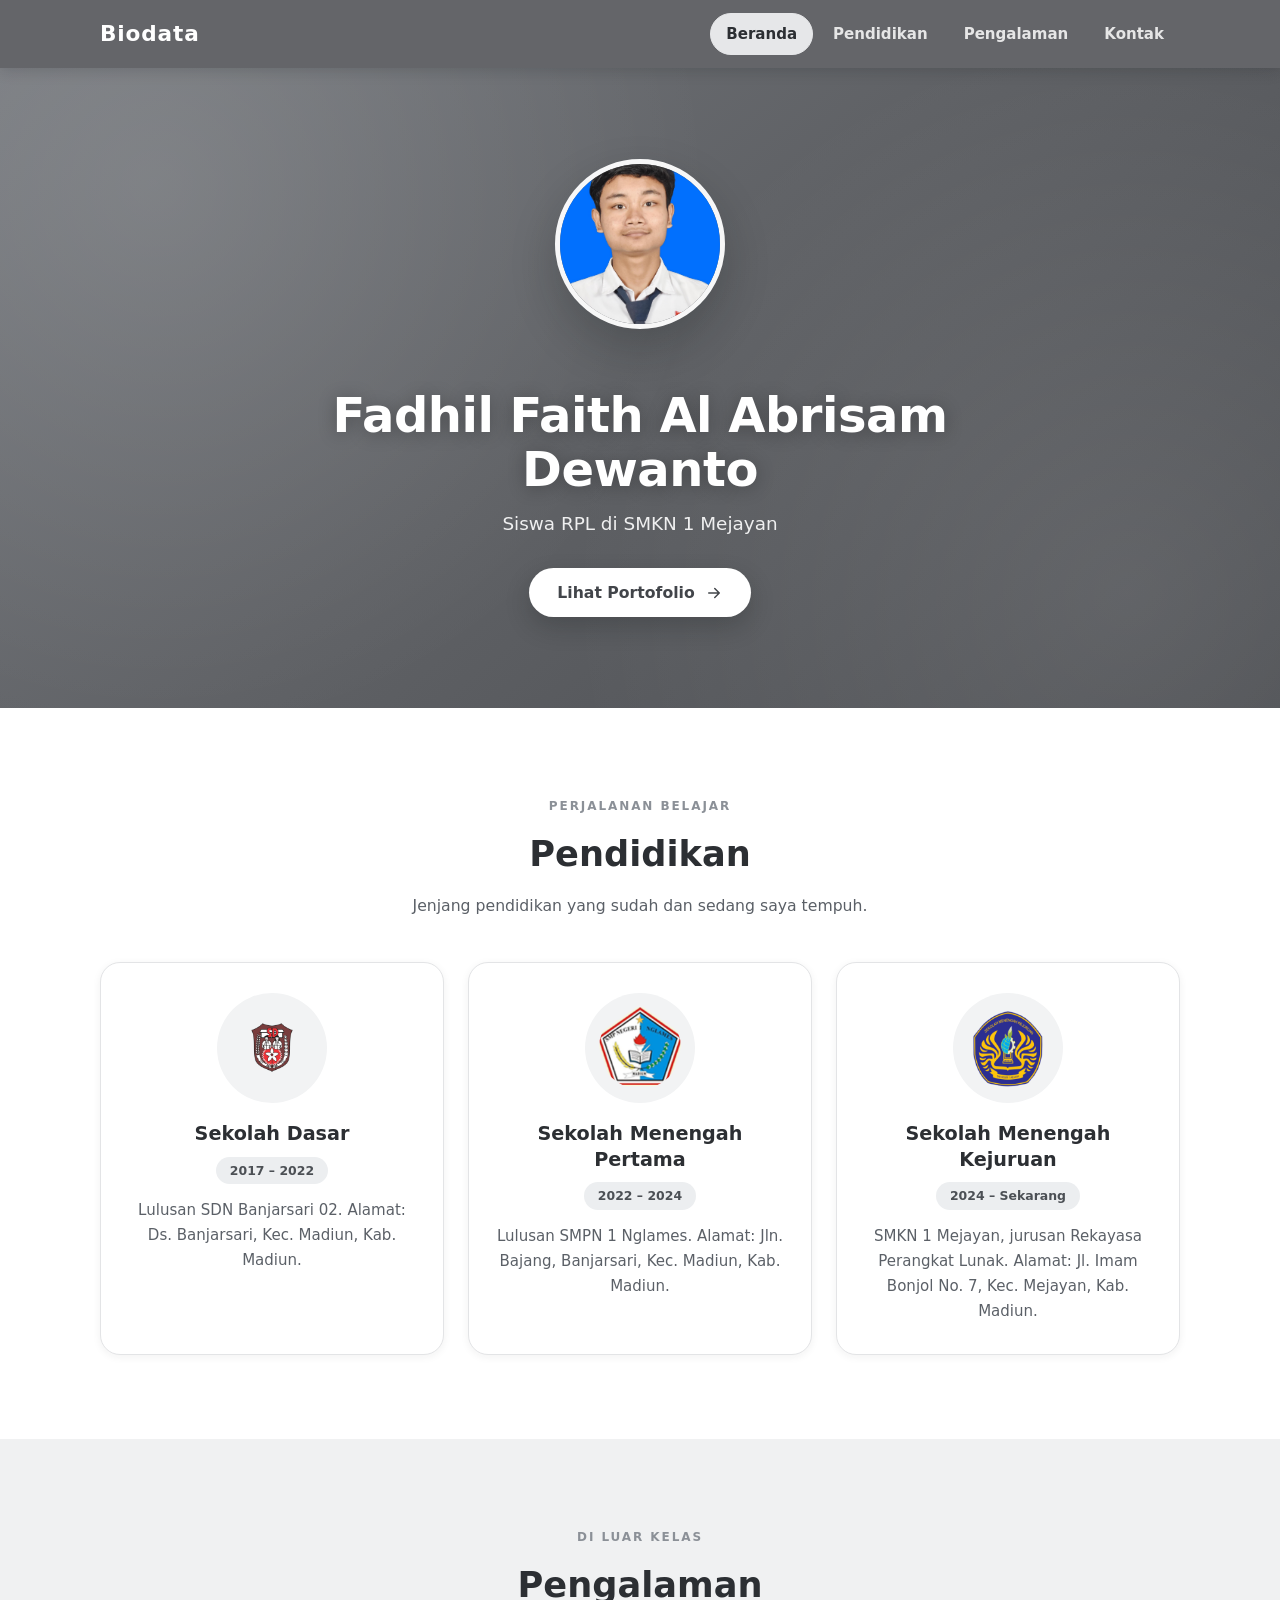
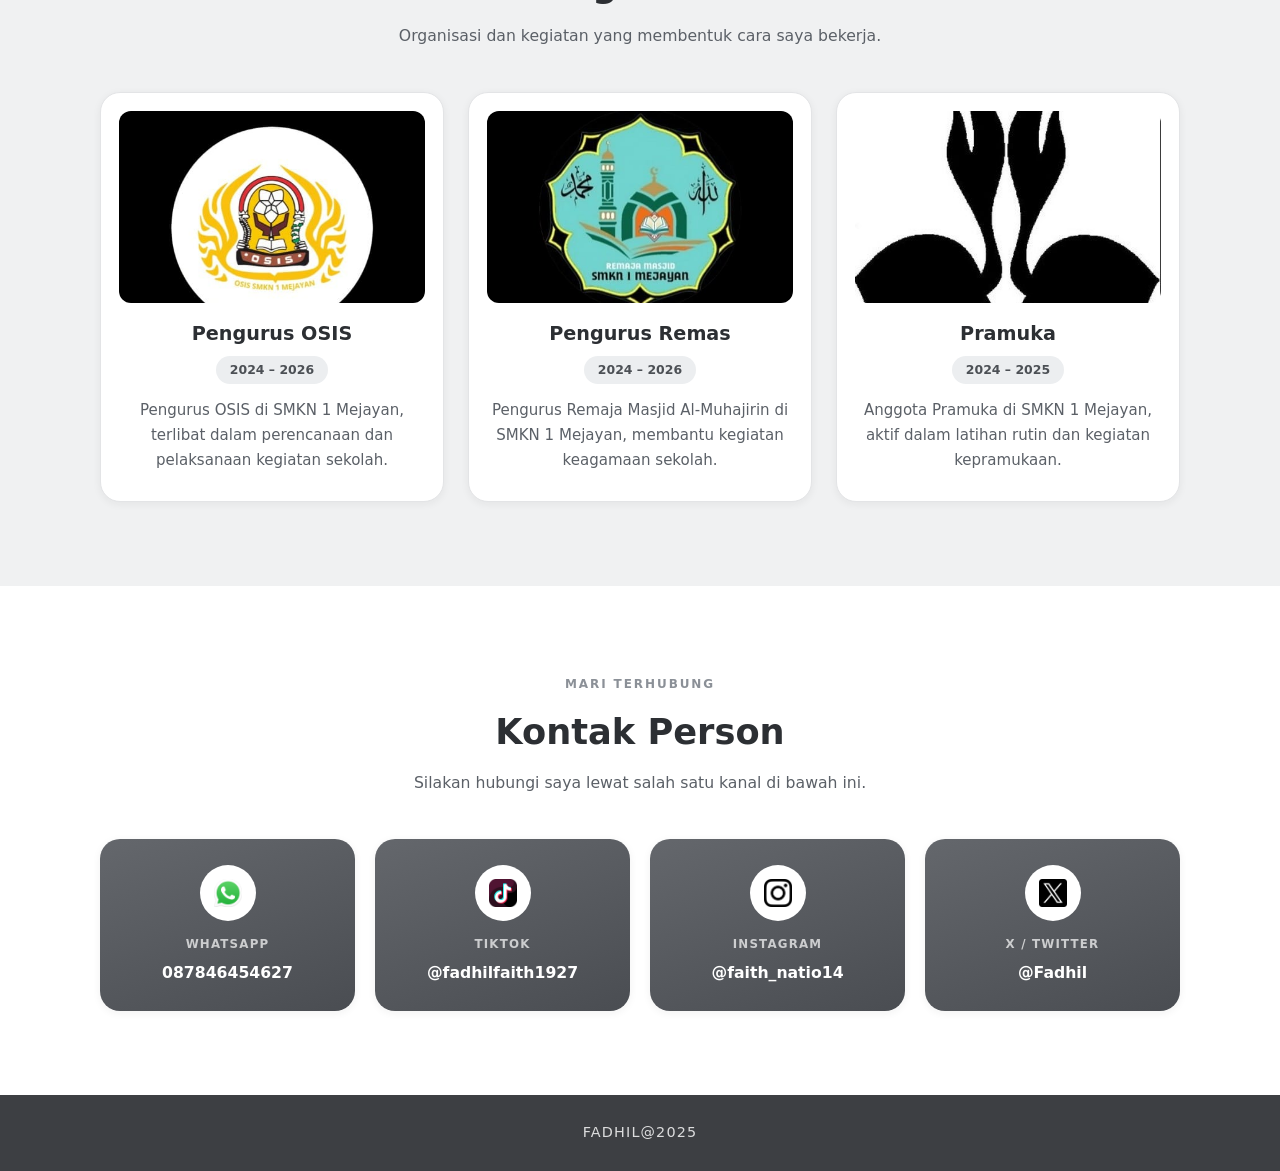
<file: index.html>
<!DOCTYPE html>
<html lang="id">
<head>
    <meta charset="UTF-8">
    <meta http-equiv="X-UA-Compatible" content="IE=edge">
    <meta name="viewport" content="width=device-width, initial-scale=1.0">
    <meta name="description" content="Portofolio Fadhil Faith Al Abrisam Dewanto, siswa RPL SMKN 1 Mejayan: pendidikan, pengalaman organisasi, dan kontak.">
    <meta name="theme-color" content="#5f6165">
    <link rel="icon" href="image/smk.png" type="image/png">
    <title>Portofolio | Fadhil Faith Al Abrisam Dewanto</title>
    <link rel="stylesheet" href="style.css">
</head>
<body>

    <!-- Navbar -->
    <header class="navbar" id="navbar">
        <div class="nav-inner">
            <a class="logo" href="#utama">Biodata</a>

            <button class="nav-toggle" type="button" aria-label="Buka menu navigasi" aria-controls="navigasi" aria-expanded="false">
                <span></span>
                <span></span>
                <span></span>
            </button>

            <nav class="navigasi" id="navigasi" aria-label="Navigasi utama">
                <ul>
                    <li><a class="nav-link" href="#utama">Beranda</a></li>
                    <li><a class="nav-link" href="#Pendidikan">Pendidikan</a></li>
                    <li><a class="nav-link" href="#Pengalaman">Pengalaman</a></li>
                    <li><a class="nav-link" href="#Kontak">Kontak</a></li>
                </ul>
            </nav>
        </div>
    </header>

    <!-- Banner -->
    <section class="banner" id="utama">
        <div class="banner-inner">
            <img class="banner-photo" src="image/foto.jpg" alt="Foto Fadhil Faith Al Abrisam Dewanto" width="170" height="170">

            <p class="banner-greeting">
                <span class="visually-hidden">Halo, selamat datang. </span>
                <span class="rotator" aria-hidden="true">
                    <span>Halo, selamat datang</span>
                    <span>Saya Fadhil Faith</span>
                    <span>Terima kasih sudah mampir</span>
                </span>
            </p>

            <h1>Fadhil Faith Al Abrisam Dewanto</h1>
            <p class="banner-subtitle">Siswa RPL di SMKN 1 Mejayan</p>

            <a class="banner-btn" href="https://www.fadhilfaith.my.id/" target="_blank" rel="noopener">
                Lihat Portofolio
                <svg viewBox="0 0 24 24" aria-hidden="true" focusable="false">
                    <path d="M5 12h14M13 6l6 6-6 6" fill="none" stroke="currentColor" stroke-width="2" stroke-linecap="round" stroke-linejoin="round"/>
                </svg>
            </a>
        </div>
    </section>

    <!-- Pendidikan -->
    <section class="section Pendidikan" id="Pendidikan">
        <div class="container">
            <header class="section-head">
                <span class="section-kicker">Perjalanan Belajar</span>
                <h2>Pendidikan</h2>
                <p class="section-desc">Jenjang pendidikan yang sudah dan sedang saya tempuh.</p>
            </header>

            <div class="card-grid">
                <article class="info-card">
                    <img class="info-card-img" src="image/(Logo%20SD).png" alt="Logo SDN Banjarsari 02" width="120" height="120" loading="lazy">
                    <h3>Sekolah Dasar</h3>
                    <span class="card-tag">2017 &ndash; 2022</span>
                    <p>Lulusan SDN Banjarsari 02. Alamat: Ds. Banjarsari, Kec. Madiun, Kab. Madiun.</p>
                </article>

                <article class="info-card">
                    <img class="info-card-img" src="image/smplogo.png" alt="Logo SMPN 1 Nglames" width="120" height="120" loading="lazy">
                    <h3>Sekolah Menengah Pertama</h3>
                    <span class="card-tag">2022 &ndash; 2024</span>
                    <p>Lulusan SMPN 1 Nglames. Alamat: Jln. Bajang, Banjarsari, Kec. Madiun, Kab. Madiun.</p>
                </article>

                <article class="info-card">
                    <img class="info-card-img" src="image/smk.png" alt="Logo SMKN 1 Mejayan" width="120" height="120" loading="lazy">
                    <h3>Sekolah Menengah Kejuruan</h3>
                    <span class="card-tag">2024 &ndash; Sekarang</span>
                    <p>SMKN 1 Mejayan, jurusan Rekayasa Perangkat Lunak. Alamat: Jl. Imam Bonjol No. 7, Kec. Mejayan, Kab. Madiun.</p>
                </article>
            </div>
        </div>
    </section>

    <!-- Pengalaman -->
    <section class="section Pengalaman" id="Pengalaman">
        <div class="container">
            <header class="section-head">
                <span class="section-kicker">Di Luar Kelas</span>
                <h2>Pengalaman</h2>
                <p class="section-desc">Organisasi dan kegiatan yang membentuk cara saya bekerja.</p>
            </header>

            <div class="card-grid">
                <article class="info-card experience-card">
                    <img class="experience-img" src="image/osis.jpg" alt="Kegiatan OSIS di SMKN 1 Mejayan" width="400" height="260" loading="lazy">
                    <h3>Pengurus OSIS</h3>
                    <span class="card-tag">2024 &ndash; 2026</span>
                    <p>Pengurus OSIS di SMKN 1 Mejayan, terlibat dalam perencanaan dan pelaksanaan kegiatan sekolah.</p>
                </article>

                <article class="info-card experience-card">
                    <img class="experience-img" src="image/remas.jpg" alt="Kegiatan Remaja Masjid Al-Muhajirin" width="400" height="260" loading="lazy">
                    <h3>Pengurus Remas</h3>
                    <span class="card-tag">2024 &ndash; 2026</span>
                    <p>Pengurus Remaja Masjid Al-Muhajirin di SMKN 1 Mejayan, membantu kegiatan keagamaan sekolah.</p>
                </article>

                <article class="info-card experience-card">
                    <img class="experience-img" src="image/pramuka.jpg" alt="Kegiatan Pramuka di SMKN 1 Mejayan" width="400" height="260" loading="lazy">
                    <h3>Pramuka</h3>
                    <span class="card-tag">2024 &ndash; 2025</span>
                    <p>Anggota Pramuka di SMKN 1 Mejayan, aktif dalam latihan rutin dan kegiatan kepramukaan.</p>
                </article>
            </div>
        </div>
    </section>

    <!-- Kontak -->
    <section class="section Kontak" id="Kontak">
        <div class="container">
            <header class="section-head">
                <span class="section-kicker">Mari Terhubung</span>
                <h2>Kontak Person</h2>
                <p class="section-desc">Silakan hubungi saya lewat salah satu kanal di bawah ini.</p>
            </header>

            <div class="contact-grid">
                <a class="contact-card" href="https://wa.me/6287846454627" target="_blank" rel="noopener">
                    <span class="contact-icon"><img src="image/whatsapp.png" alt="" width="28" height="28" loading="lazy"></span>
                    <span class="contact-platform">WhatsApp</span>
                    <span class="contact-value">087846454627</span>
                </a>

                <a class="contact-card" href="https://www.tiktok.com/@fadhilfaith1927?is_from_webapp=1&amp;sender_device=pc" target="_blank" rel="noopener">
                    <span class="contact-icon"><img src="image/tiktok.png" alt="" width="28" height="28" loading="lazy"></span>
                    <span class="contact-platform">TikTok</span>
                    <span class="contact-value">@fadhilfaith1927</span>
                </a>

                <a class="contact-card" href="https://www.instagram.com/faith_natio14/" target="_blank" rel="noopener">
                    <span class="contact-icon"><img src="image/instagram.png" alt="" width="28" height="28" loading="lazy"></span>
                    <span class="contact-platform">Instagram</span>
                    <span class="contact-value">@faith_natio14</span>
                </a>

                <a class="contact-card" href="https://x.com/Fadhil" target="_blank" rel="noopener">
                    <span class="contact-icon"><img src="image/twitter%20(1).png" alt="" width="28" height="28" loading="lazy"></span>
                    <span class="contact-platform">X / Twitter</span>
                    <span class="contact-value">@Fadhil</span>
                </a>
            </div>
        </div>
    </section>

    <footer class="footer">
        <p>FADHIL@2025</p>
    </footer>

    <script>
        (function () {
            var header = document.getElementById('navbar');
            var menu = document.getElementById('navigasi');
            var toggle = document.querySelector('.nav-toggle');

            function closeMenu() {
                if (!menu || !toggle) return;
                menu.classList.remove('is-open');
                toggle.setAttribute('aria-expanded', 'false');
            }

            if (toggle && menu) {
                toggle.addEventListener('click', function () {
                    var open = menu.classList.toggle('is-open');
                    toggle.setAttribute('aria-expanded', open ? 'true' : 'false');
                });

                document.addEventListener('keydown', function (event) {
                    if (event.key === 'Escape') closeMenu();
                });
            }

            // Gulir halus + offset navbar, sekaligus menutup menu di HP.
            document.querySelectorAll('a[href^="#"]').forEach(function (link) {
                link.addEventListener('click', function (event) {
                    var hash = link.getAttribute('href');
                    if (!hash || hash.length < 2) return;

                    var target = document.getElementById(hash.slice(1));
                    if (!target) return;

                    event.preventDefault();

                    var offset = (header ? header.offsetHeight : 0) + 16;
                    var current = window.pageYOffset || document.documentElement.scrollTop || 0;
                    var top = Math.max(0, target.getBoundingClientRect().top + current - offset);

                    try {
                        window.scrollTo({ top: top, behavior: 'smooth' });
                    } catch (error) {
                        window.scrollTo(0, top);
                    }

                    if (window.history && window.history.replaceState) {
                        window.history.replaceState(null, '', hash);
                    }

                    closeMenu();
                });
            });

            // Tandai menu aktif saat halaman digulir.
            var links = Array.prototype.slice.call(document.querySelectorAll('.navigasi .nav-link'));
            var sections = links.map(function (link) {
                return document.getElementById(link.getAttribute('href').slice(1));
            }).filter(Boolean);

            function syncActiveLink() {
                if (!sections.length) return;
                var marker = (header ? header.offsetHeight : 0) + 48;
                var active = sections[0];

                sections.forEach(function (section) {
                    if (section.getBoundingClientRect().top <= marker) active = section;
                });

                var atBottom = (window.innerHeight + (window.pageYOffset || 0)) >= (document.documentElement.scrollHeight - 4);
                if (atBottom) active = sections[sections.length - 1];

                links.forEach(function (link) {
                    link.classList.toggle('active', link.getAttribute('href') === '#' + active.id);
                });
            }

            window.addEventListener('scroll', syncActiveLink, { passive: true });
            window.addEventListener('resize', syncActiveLink);
            syncActiveLink();
        })();
    </script>
</body>
</html>
</file>
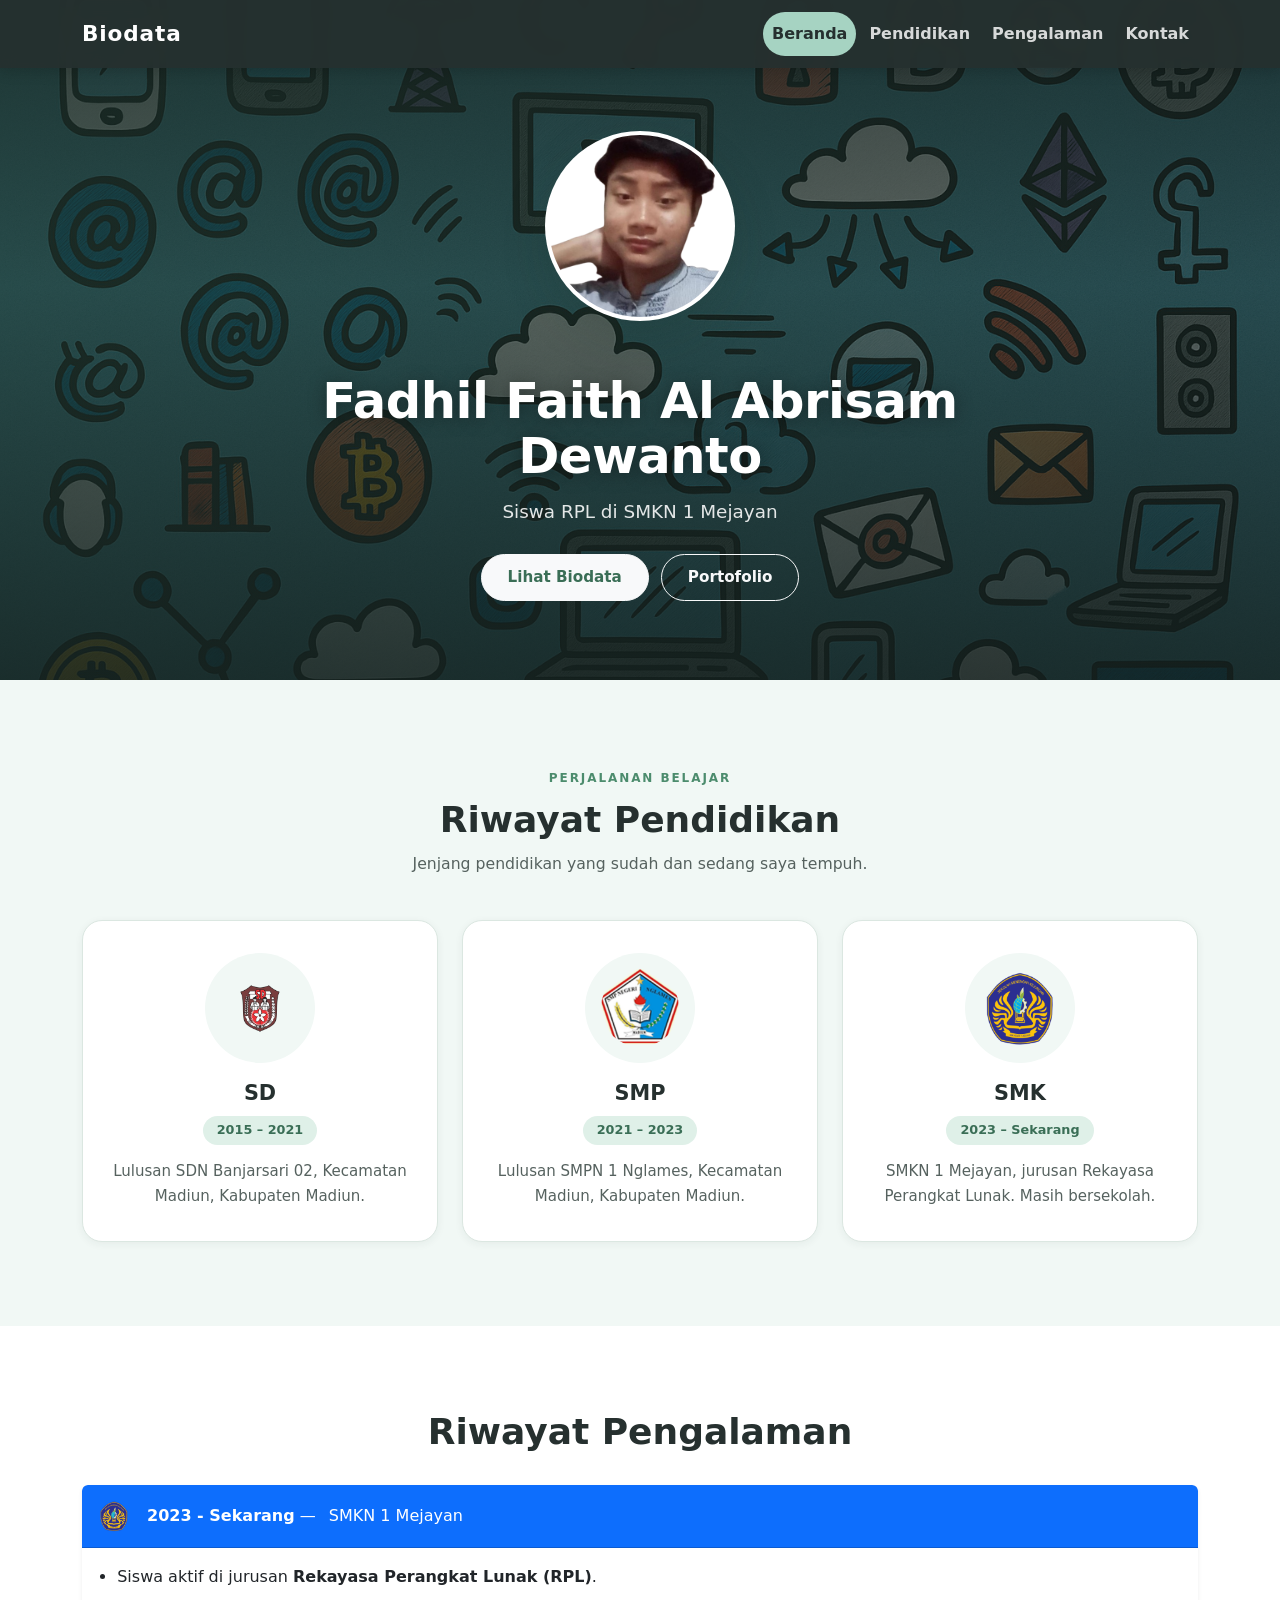
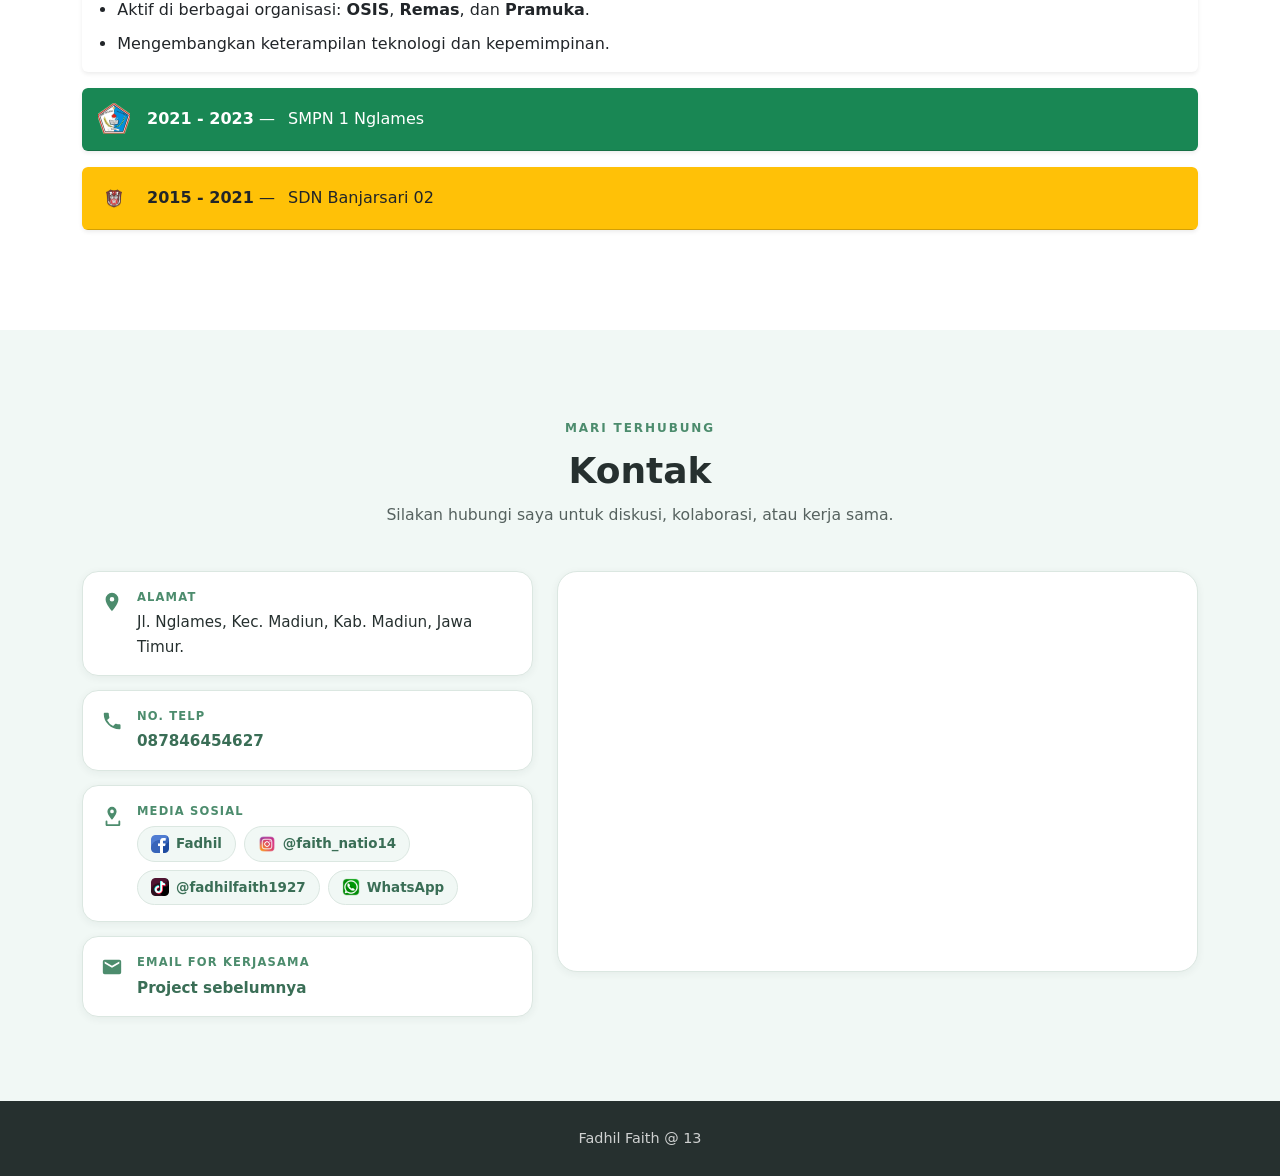
<file: ujian.html>
<!DOCTYPE html>
<html lang="id">
<head>
    <meta charset="UTF-8">
    <meta http-equiv="X-UA-Compatible" content="IE=edge">
    <meta name="viewport" content="width=device-width, initial-scale=1.0">
    <meta name="description" content="Biodata Fadhil Faith Al Abrisam Dewanto, siswa RPL SMKN 1 Mejayan: riwayat pendidikan, pengalaman organisasi, dan kontak.">
    <meta name="theme-color" content="#26302f">
    <link rel="icon" href="image/smk.png" type="image/png">
    <title>Biodata | Fadhil Faith Al Abrisam Dewanto</title>
    <link rel="stylesheet" href="style/bootstrap.min.css" type="text/css">
    <link rel="stylesheet" href="style/ujian.css" type="text/css">
</head>
<body data-bs-spy="scroll" data-bs-target="#mainNav" data-bs-offset="90" tabindex="0">

  <a class="skip-link" href="#pendidikan">Lewati ke konten utama</a>

  <header id="navbar">
    <nav id="mainNav" class="navbar navbar-expand-md navbar-dark fixed-top site-navbar">
      <div class="container">
        <a class="navbar-brand" href="#home">Biodata</a>

        <button class="navbar-toggler" type="button" data-bs-toggle="collapse" data-bs-target="#collapsibleNavbar" aria-controls="collapsibleNavbar" aria-expanded="false" aria-label="Buka menu navigasi">
          <span class="navbar-toggler-icon"></span>
        </button>

        <div class="collapse navbar-collapse" id="collapsibleNavbar">
          <ul class="navbar-nav ms-auto gap-md-1">
            <li class="nav-item"><a class="nav-link" href="#home">Beranda</a></li>
            <li class="nav-item"><a class="nav-link" href="#pendidikan">Pendidikan</a></li>
            <li class="nav-item"><a class="nav-link" href="#pekerjaan">Pengalaman</a></li>
            <li class="nav-item"><a class="nav-link" href="#kontak">Kontak</a></li>
          </ul>
        </div>
      </div>
    </nav>
  </header>

  <main>
    <section id="home" class="hero">
      <div class="hero-media">
        <img src="image/bcgrnd.png" alt="Suasana laboratorium komputer di SMKN 1 Mejayan">
      </div>
      <div class="hero-overlay" aria-hidden="true"></div>

      <div class="container hero-content">
        <img class="hero-avatar" src="image/pp%20saya.png" alt="Foto profil Fadhil Faith Al Abrisam Dewanto" width="220" height="220">

        <p class="hero-greeting">
          <span class="visually-hidden">Selamat datang. </span>
          <span class="rotator" aria-hidden="true">
            <span>Selamat datang</span>
            <span>Halo, saya Fadhil</span>
            <span>Terima kasih sudah mampir</span>
          </span>
        </p>

        <h1>Fadhil Faith Al Abrisam Dewanto</h1>
        <p class="hero-subtitle">Siswa RPL di SMKN 1 Mejayan</p>

        <div class="hero-actions">
          <a class="btn btn-light" href="#pendidikan">Lihat Biodata</a>
          <a class="btn btn-outline-light" href="index.html">Portofolio</a>
        </div>
      </div>
    </section>

    <article id="pendidikan" class="section">
      <div class="container">
        <header class="section-head">
          <span class="section-kicker">Perjalanan Belajar</span>
          <h2>Riwayat Pendidikan</h2>
          <p class="section-desc">Jenjang pendidikan yang sudah dan sedang saya tempuh.</p>
        </header>

        <div class="row g-4 justify-content-center">
          <div class="col-12 col-md-4">
            <div class="edu-card">
              <img src="image/esdeh.png" alt="Logo SDN Banjarsari 02" width="120" height="120" loading="lazy">
              <h3>SD</h3>
              <span class="edu-years">2015 &ndash; 2021</span>
              <p>Lulusan SDN Banjarsari 02, Kecamatan Madiun, Kabupaten Madiun.</p>
            </div>
          </div>

          <div class="col-12 col-md-4">
            <div class="edu-card">
              <img src="image/smplogo.png" alt="Logo SMPN 1 Nglames" width="120" height="120" loading="lazy">
              <h3>SMP</h3>
              <span class="edu-years">2021 &ndash; 2023</span>
              <p>Lulusan SMPN 1 Nglames, Kecamatan Madiun, Kabupaten Madiun.</p>
            </div>
          </div>

          <div class="col-12 col-md-4">
            <div class="edu-card">
              <img src="image/smk.png" alt="Logo SMKN 1 Mejayan" width="120" height="120" loading="lazy">
              <h3>SMK</h3>
              <span class="edu-years">2023 &ndash; Sekarang</span>
              <p>SMKN 1 Mejayan, jurusan Rekayasa Perangkat Lunak. Masih bersekolah.</p>
            </div>
          </div>
        </div>
      </div>
    </article>

    <article id="pekerjaan" class="section section-alt">
      <div class="container">
        <h2 class="experience-title text-center">Riwayat Pengalaman</h2>

        <div id="accordion" class="experience-cards">
          <div class="card mb-3 shadow-sm border-0">
            <div class="card-header bg-primary text-white d-flex align-items-center">
              <img src="image/smk.png" alt="" width="32" height="32" class="me-2">
              <button class="btn text-white flex-grow-1 text-start" type="button" data-bs-toggle="collapse" data-bs-target="#collapseOne" aria-expanded="true" aria-controls="collapseOne">
                <span class="fw-bold">2023 - Sekarang</span> &mdash; <span class="ms-2">SMKN 1 Mejayan</span>
              </button>
            </div>
            <div id="collapseOne" class="collapse show" data-bs-parent="#accordion">
              <div class="card-body">
                <ul>
                  <li>Siswa aktif di jurusan <b>Rekayasa Perangkat Lunak (RPL)</b>.</li>
                  <li>Aktif di berbagai organisasi: <b>OSIS</b>, <b>Remas</b>, dan <b>Pramuka</b>.</li>
                  <li>Mengembangkan keterampilan teknologi dan kepemimpinan.</li>
                </ul>
              </div>
            </div>
          </div>

          <div class="card mb-3 shadow-sm border-0">
            <div class="card-header bg-success text-white d-flex align-items-center">
              <img src="image/smplogo.png" alt="" width="32" height="32" class="me-2">
              <button class="btn text-white flex-grow-1 text-start collapsed" type="button" data-bs-toggle="collapse" data-bs-target="#collapseTwo" aria-expanded="false" aria-controls="collapseTwo">
                <span class="fw-bold">2021 - 2023</span> &mdash; <span class="ms-2">SMPN 1 Nglames</span>
              </button>
            </div>
            <div id="collapseTwo" class="collapse" data-bs-parent="#accordion">
              <div class="card-body">
                <ul>
                  <li>Aktif di <b>Pramuka</b> dan <b>OSIS</b>.</li>
                  <li>Pernah menjadi <b>Ketua Kelas</b> selama 1 tahun (kelas 8).</li>
                  <li>Berpartisipasi dalam berbagai lomba dan kegiatan sekolah.</li>
                </ul>
              </div>
            </div>
          </div>

          <div class="card mb-3 shadow-sm border-0">
            <div class="card-header bg-warning text-dark d-flex align-items-center">
              <img src="image/esdeh.png" alt="" width="32" height="32" class="me-2">
              <button class="btn text-dark flex-grow-1 text-start collapsed" type="button" data-bs-toggle="collapse" data-bs-target="#collapseThree" aria-expanded="false" aria-controls="collapseThree">
                <span class="fw-bold">2015 - 2021</span> &mdash; <span class="ms-2">SDN Banjarsari 02</span>
              </button>
            </div>
            <div id="collapseThree" class="collapse" data-bs-parent="#accordion">
              <div class="card-body">
                <ul>
                  <li>Aktif di <b>Pramuka</b>.</li>
                  <li>Pernah menjadi <b>Ketua Kelas</b> selama 2 tahun berturut-turut.</li>
                  <li>Berpartisipasi dalam kegiatan ekstrakurikuler sekolah.</li>
                </ul>
              </div>
            </div>
          </div>
        </div>
      </div>
    </article>

    <section id="kontak" class="section">
      <div class="container">
        <header class="section-head">
          <span class="section-kicker">Mari Terhubung</span>
          <h2>Kontak</h2>
          <p class="section-desc">Silakan hubungi saya untuk diskusi, kolaborasi, atau kerja sama.</p>
        </header>

        <div class="row g-4 align-items-start">
          <div class="col-lg-5">
            <ul class="contact-list">
              <li class="contact-item">
                <svg class="contact-icon" viewBox="0 0 24 24" aria-hidden="true" focusable="false"><path d="M12 2a7 7 0 0 0-7 7c0 5.25 7 13 7 13s7-7.75 7-13a7 7 0 0 0-7-7Zm0 9.5A2.5 2.5 0 1 1 12 6.5a2.5 2.5 0 0 1 0 5Z"/></svg>
                <div>
                  <span class="contact-label">Alamat</span>
                  <p class="contact-value">Jl. Nglames, Kec. Madiun, Kab. Madiun, Jawa Timur.</p>
                </div>
              </li>

              <li class="contact-item">
                <svg class="contact-icon" viewBox="0 0 24 24" aria-hidden="true" focusable="false"><path d="M6.6 10.8a15.1 15.1 0 0 0 6.6 6.6l2.2-2.2c.3-.3.7-.4 1.1-.2 1.2.4 2.5.6 3.8.6.6 0 1 .4 1 1V20c0 .6-.4 1-1 1A17 17 0 0 1 3 4c0-.6.4-1 1-1h3.5c.6 0 1 .4 1 1 0 1.3.2 2.6.6 3.8.1.4 0 .8-.2 1.1l-2.3 1.9Z"/></svg>
                <div>
                  <span class="contact-label">No. Telp</span>
                  <p class="contact-value"><a href="https://wa.me/6287846454627" target="_blank" rel="noopener">087846454627</a></p>
                </div>
              </li>

              <li class="contact-item">
                <svg class="contact-icon" viewBox="0 0 24 24" aria-hidden="true" focusable="false"><path d="M17 7a5 5 0 0 0-10 0c0 3.5 5 9 5 9s5-5.5 5-9Zm-5-2a2 2 0 1 1 0 4 2 2 0 0 1 0-4Zm-6 12a1 1 0 0 1 1 1v3h12v-3a1 1 0 1 1 2 0v3.5c0 .8-.7 1.5-1.5 1.5h-13c-.8 0-1.5-.7-1.5-1.5V18a1 1 0 0 1 1-1Z"/></svg>
                <div>
                  <span class="contact-label">Media Sosial</span>
                  <div class="social-chips">
                    <a class="social-chip" href="https://www.facebook.com/" target="_blank" rel="noopener">
                      <img src="image/facebook.png" alt="" width="18" height="18" loading="lazy">Fadhil
                    </a>
                    <a class="social-chip" href="https://www.instagram.com/faith_natio14/" target="_blank" rel="noopener">
                      <img src="image/ig.png" alt="" width="18" height="18" loading="lazy">@faith_natio14
                    </a>
                    <a class="social-chip" href="https://www.tiktok.com/@fadhilfaith1927?is_from_webapp=1&amp;sender_device=pc" target="_blank" rel="noopener">
                      <img src="image/tiktok.png" alt="" width="18" height="18" loading="lazy">@fadhilfaith1927
                    </a>
                    <a class="social-chip" href="https://wa.me/6287846454627" target="_blank" rel="noopener">
                      <img src="image/wa.png" alt="" width="18" height="18" loading="lazy">WhatsApp
                    </a>
                  </div>
                </div>
              </li>

              <li class="contact-item">
                <svg class="contact-icon" viewBox="0 0 24 24" aria-hidden="true" focusable="false"><path d="M20 4H4a2 2 0 0 0-2 2v12a2 2 0 0 0 2 2h16a2 2 0 0 0 2-2V6a2 2 0 0 0-2-2Zm0 4.2-8 4.6-8-4.6V6l8 4.6L20 6v2.2Z"/></svg>
                <div>
                  <span class="contact-label">Email For Kerjasama</span>
                  <p class="contact-value"><a href="index.html">Project sebelumnya</a></p>
                </div>
              </li>
            </ul>
          </div>

          <div class="col-lg-7">
            <div class="map-card">
              <iframe src="https://www.google.com/maps/embed?pb=!1m26!1m12!1m3!1d63280.166076493246!2d111.55880708657091!3d-7.5738461646490505!2m3!1f0!2f0!3f0!3m2!1i1024!2i768!4f13.1!4m11!3e9!4m3!3m2!1d-7.5912617!2d111.55590129999999!4m5!1s0x2e79c7fb585a947d%3A0xf2b189f11ed3a368!2sSMKN%201%20Mejayan%2C%20Jl.%20Imam%20Bonjol%20No.7%2C%20Area%20Sawah%2FKebun%2C%20Pandean%2C%20Kec.%20Mejayan%2C%20Kabupaten%20Madiun%2C%20Jawa%20Timur%2063153!3m2!1d-7.5570422!2d111.65979379999999!5e0!3m2!1sid!2sid!4v1748074762347!5m2!1sid!2sid" title="Peta lokasi SMKN 1 Mejayan" allowfullscreen="" loading="lazy" referrerpolicy="no-referrer-when-downgrade"></iframe>
            </div>
          </div>
        </div>
      </div>
    </section>
  </main>

  <footer class="site-footer">
    <div class="container">
      <p>Fadhil Faith @ 13</p>
    </div>
  </footer>

  <script src="style/bootstrap.bundle.js" defer></script>
  <script>
    document.addEventListener('DOMContentLoaded', function () {
      var menu = document.getElementById('collapsibleNavbar');
      var navbar = document.querySelector('.site-navbar');
      var toggler = document.querySelector('.navbar-toggler');

      function closeMenuSoon() {
        if (!menu || !menu.classList.contains('show')) return;
        window.setTimeout(function () {
          if (window.bootstrap && window.bootstrap.Collapse) {
            if (menu.classList.contains('show')) {
              window.bootstrap.Collapse.getOrCreateInstance(menu).hide();
            }
          } else {
            menu.classList.remove('show');
            if (toggler) toggler.setAttribute('aria-expanded', 'false');
          }
        }, 180);
      }

      // Navigasi antar-section: digulir lewat JavaScript supaya tetap bekerja
      // walaupun perilaku anchor bawaan browser bermasalah.
      document.querySelectorAll('a[href^="#"]').forEach(function (link) {
        link.addEventListener('click', function (event) {
          var hash = link.getAttribute('href');
          if (!hash || hash.length < 2) return;

          var target = document.getElementById(hash.slice(1));
          if (!target) return;

          event.preventDefault();

          var navHeight = navbar ? navbar.offsetHeight : 0;
          // Saat menu mobile terbuka, tinggi navbar ikut membesar;
          // kurangi tinggi panel menu supaya offset tetap mengacu navbar tertutup.
          if (menu && menu.classList.contains('show') && menu.offsetHeight) {
            navHeight -= menu.offsetHeight;
          }
          var offset = navHeight + 16;
          var current = window.pageYOffset || document.documentElement.scrollTop || 0;
          var top = Math.max(0, target.getBoundingClientRect().top + current - offset);

          try {
            window.scrollTo({ top: top, behavior: 'smooth' });
          } catch (error) {
            window.scrollTo(0, top);
          }

          if (window.history && window.history.replaceState) {
            window.history.replaceState(null, '', hash);
          }

          closeMenuSoon();
        });
      });

      // Cadangan jika Bootstrap JS gagal dimuat: kartu pengalaman tetap bisa dibuka.
      if (!window.bootstrap) {
        var buttons = document.querySelectorAll('#accordion [data-bs-toggle="collapse"]');
        buttons.forEach(function (btn) {
          btn.addEventListener('click', function (event) {
            event.preventDefault();
            var targetSelector = btn.getAttribute('data-bs-target') || btn.getAttribute('href');
            var target = targetSelector && document.querySelector(targetSelector);
            if (!target) return;

            var wasOpen = target.classList.contains('show');
            document.querySelectorAll('#accordion .collapse.show').forEach(function (panel) {
              panel.classList.remove('show');
            });
            buttons.forEach(function (other) {
              other.setAttribute('aria-expanded', 'false');
              other.classList.add('collapsed');
            });

            if (!wasOpen) {
              target.classList.add('show');
              btn.setAttribute('aria-expanded', 'true');
              btn.classList.remove('collapsed');
            }
          });
        });
      }
    });
  </script>
</body>
</html>
</file>
<file: style.css>
/* =========================================================
   Portofolio — Fadhil Faith
   Tema abu-abu lama, dirapikan & dibuat responsif.
   ========================================================= */

:root {
    --bg: #f4f4f5;
    --surface: #ffffff;
    --ink: #2c2f33;
    --ink-soft: #5b6067;
    --muted: #8b9097;
    --line: #e3e4e6;
    --nav: #5f6165;
    --nav-dark: #4b4d51;
    --footer: #3d3f43;

    --radius-sm: 12px;
    --radius-md: 16px;
    --radius-lg: 20px;
    --radius-pill: 999px;

    --shadow-sm: 0 2px 8px rgba(35, 38, 42, 0.06);
    --shadow-md: 0 12px 28px rgba(35, 38, 42, 0.12);
    --shadow-lg: 0 20px 45px rgba(20, 22, 25, 0.22);

    --maxw: 1120px;
    --nav-h: 68px;
}

* {
    margin: 0;
    padding: 0;
    box-sizing: border-box;
}

html {
    scroll-behavior: smooth;
    scroll-padding-top: calc(var(--nav-h) + 16px);
    -webkit-text-size-adjust: 100%;
}

body {
    background-color: var(--bg);
    color: var(--ink);
    font-family: "Segoe UI", system-ui, -apple-system, Arial, Helvetica, sans-serif;
    line-height: 1.6;
}

img {
    max-width: 100%;
    height: auto;
}

a {
    color: inherit;
}

.visually-hidden {
    position: absolute;
    width: 1px;
    height: 1px;
    padding: 0;
    margin: -1px;
    overflow: hidden;
    clip: rect(0, 0, 0, 0);
    white-space: nowrap;
    border: 0;
}

/* ---------- Navbar ---------- */
.navbar {
    position: sticky;
    top: 0;
    z-index: 50;
    background-color: rgba(95, 97, 101, 0.97);
    backdrop-filter: blur(8px);
    box-shadow: 0 2px 14px rgba(20, 22, 25, 0.18);
}

.nav-inner {
    display: flex;
    align-items: center;
    justify-content: space-between;
    gap: 16px;
    max-width: var(--maxw);
    min-height: var(--nav-h);
    margin: 0 auto;
    padding: 0 20px;
}

.logo {
    color: #ffffff;
    font-size: 1.35rem;
    font-weight: 800;
    letter-spacing: 0.04em;
    text-decoration: none;
}

.logo:hover,
.logo:focus {
    color: #e7e8ea;
}

.navigasi ul {
    display: flex;
    align-items: center;
    gap: 4px;
    list-style: none;
}

.nav-link {
    display: inline-block;
    padding: 8px 15px;
    border: 1px solid transparent;
    border-radius: var(--radius-pill);
    color: rgba(255, 255, 255, 0.84);
    font-size: 0.94rem;
    font-weight: 600;
    text-decoration: none;
    transition: background-color 0.2s ease, color 0.2s ease, border-color 0.2s ease;
}

.nav-link:hover,
.nav-link:focus {
    color: #ffffff;
    background-color: rgba(255, 255, 255, 0.12);
    border-color: rgba(255, 255, 255, 0.16);
}

.nav-link.active {
    color: var(--ink);
    background-color: #e6e7e9;
    border-color: #e6e7e9;
}

.nav-toggle {
    display: none;
    flex-direction: column;
    justify-content: center;
    gap: 5px;
    width: 44px;
    height: 40px;
    padding: 8px 10px;
    background: transparent;
    border: 1px solid rgba(255, 255, 255, 0.35);
    border-radius: 10px;
    cursor: pointer;
}

.nav-toggle span {
    display: block;
    width: 100%;
    height: 2px;
    background-color: #ffffff;
    border-radius: 2px;
}

/* ---------- Banner ---------- */
.banner {
    position: relative;
    display: flex;
    align-items: center;
    justify-content: center;
    min-height: clamp(520px, 78vh, 640px);
    padding: clamp(48px, 8vw, 84px) 20px;
    overflow: hidden;
    text-align: center;
    background:
        radial-gradient(circle at 12% 18%, rgba(255, 255, 255, 0.12), transparent 45%),
        radial-gradient(circle at 88% 82%, rgba(255, 255, 255, 0.10), transparent 45%),
        linear-gradient(140deg, #74777c 0%, #5f6165 48%, #4b4d51 100%);
    color: #ffffff;
}

.banner-inner {
    position: relative;
    width: 100%;
    max-width: 760px;
}

.banner-photo {
    width: clamp(120px, 20vw, 170px);
    height: clamp(120px, 20vw, 170px);
    object-fit: cover;
    border: 5px solid rgba(255, 255, 255, 0.95);
    border-radius: 50%;
    box-shadow: var(--shadow-lg);
    margin-bottom: 22px;
}

.banner-greeting {
    display: block;
    margin-bottom: 10px;
    color: #e9eaec;
    font-size: clamp(0.72rem, 2.4vw, 0.82rem);
    font-weight: 700;
    letter-spacing: 0.18em;
    text-transform: uppercase;
}

.rotator {
    position: relative;
    display: block;
    height: 1.6em;
    white-space: nowrap;
}

.rotator > span {
    position: absolute;
    inset: 0;
    opacity: 0;
    animation: rotator 9s infinite ease-in-out;
}

.rotator > span:nth-child(1) { animation-delay: 0s; }
.rotator > span:nth-child(2) { animation-delay: 3s; }
.rotator > span:nth-child(3) { animation-delay: 6s; }

@keyframes rotator {
    0%   { opacity: 0; transform: translateY(6px); }
    4%   { opacity: 1; transform: translateY(0); }
    28%  { opacity: 1; transform: translateY(0); }
    33%  { opacity: 0; transform: translateY(-6px); }
    100% { opacity: 0; transform: translateY(-6px); }
}

.banner h1 {
    margin-bottom: 12px;
    font-size: clamp(1.8rem, 5vw, 3rem);
    font-weight: 800;
    line-height: 1.12;
    letter-spacing: -0.01em;
    text-shadow: 0 2px 18px rgba(0, 0, 0, 0.28);
}

.banner-subtitle {
    margin-bottom: 30px;
    color: rgba(255, 255, 255, 0.9);
    font-size: clamp(0.98rem, 2.2vw, 1.15rem);
}

.banner-btn {
    display: inline-flex;
    align-items: center;
    gap: 10px;
    padding: 12px 28px;
    border-radius: var(--radius-pill);
    background-color: #ffffff;
    color: #42454a;
    font-size: 0.98rem;
    font-weight: 700;
    text-decoration: none;
    box-shadow: 0 10px 24px rgba(20, 22, 25, 0.22);
    transition: transform 0.2s ease, box-shadow 0.2s ease, background-color 0.2s ease;
}

.banner-btn svg {
    width: 18px;
    height: 18px;
    transition: transform 0.2s ease;
}

.banner-btn:hover,
.banner-btn:focus {
    background-color: #f1f2f3;
    transform: translateY(-2px);
    box-shadow: 0 14px 30px rgba(20, 22, 25, 0.28);
}

.banner-btn:hover svg {
    transform: translateX(3px);
}

/* ---------- Section dasar ---------- */
.section {
    padding: clamp(48px, 7vw, 84px) 0;
    background-color: var(--surface);
}

.Pengalaman {
    background-color: #f0f1f2;
}

.container {
    width: 100%;
    max-width: var(--maxw);
    margin: 0 auto;
    padding: 0 20px;
}

.section-head {
    max-width: 660px;
    margin: 0 auto clamp(28px, 4vw, 44px);
    text-align: center;
}

.section-kicker {
    display: inline-block;
    margin-bottom: 10px;
    color: var(--muted);
    font-size: 0.75rem;
    font-weight: 800;
    letter-spacing: 0.16em;
    text-transform: uppercase;
}

.section-head h2 {
    margin-bottom: 10px;
    color: var(--ink);
    font-size: clamp(1.55rem, 3.6vw, 2.2rem);
    font-weight: 800;
}

.section-desc {
    color: var(--ink-soft);
    font-size: 0.98rem;
}

/* ---------- Kartu pendidikan & pengalaman ---------- */
.card-grid {
    display: grid;
    grid-template-columns: repeat(3, minmax(0, 1fr));
    gap: 24px;
}

.info-card {
    display: flex;
    flex-direction: column;
    align-items: center;
    height: 100%;
    padding: 30px 24px;
    text-align: center;
    background-color: var(--surface);
    border: 1px solid var(--line);
    border-radius: var(--radius-lg);
    box-shadow: var(--shadow-sm);
    transition: transform 0.25s ease, box-shadow 0.25s ease, border-color 0.25s ease;
}

.Pengalaman .info-card {
    background-color: #ffffff;
}

.info-card:hover {
    transform: translateY(-5px);
    border-color: #cfd1d4;
    box-shadow: var(--shadow-md);
}

.info-card-img {
    width: 110px;
    height: 110px;
    object-fit: contain;
    padding: 14px;
    margin-bottom: 18px;
    background-color: #f2f3f4;
    border-radius: 50%;
}

.info-card h3 {
    margin-bottom: 10px;
    color: var(--ink);
    font-size: clamp(1.05rem, 2vw, 1.2rem);
    font-weight: 700;
    line-height: 1.35;
}

.card-tag {
    display: inline-block;
    margin-bottom: 14px;
    padding: 4px 14px;
    border-radius: var(--radius-pill);
    background-color: #eceef0;
    color: #4c5055;
    font-size: 0.78rem;
    font-weight: 700;
}

.info-card p {
    color: var(--ink-soft);
    font-size: 0.94rem;
    line-height: 1.65;
}

.experience-card {
    padding: 18px 18px 28px;
}

.experience-img {
    width: 100%;
    aspect-ratio: 16 / 10;
    object-fit: cover;
    margin-bottom: 18px;
    border-radius: var(--radius-sm);
    background-color: #e9eaeb;
}

/* ---------- Kontak ---------- */
.contact-grid {
    display: grid;
    grid-template-columns: repeat(4, minmax(0, 1fr));
    gap: 20px;
}

.contact-card {
    display: flex;
    flex-direction: column;
    align-items: center;
    gap: 6px;
    padding: 26px 20px;
    text-align: center;
    text-decoration: none;
    color: #ffffff;
    background: linear-gradient(160deg, #64676c 0%, #4a4d52 100%);
    border-radius: var(--radius-lg);
    box-shadow: var(--shadow-sm);
    transition: transform 0.22s ease, box-shadow 0.22s ease, filter 0.22s ease;
}

.contact-card:hover,
.contact-card:focus {
    transform: translateY(-4px);
    box-shadow: var(--shadow-md);
    filter: brightness(1.08);
}

.contact-icon {
    display: flex;
    align-items: center;
    justify-content: center;
    width: 56px;
    height: 56px;
    margin-bottom: 8px;
    border-radius: 50%;
    background-color: #ffffff;
}

.contact-icon img {
    width: 28px;
    height: 28px;
    object-fit: contain;
}

.contact-platform {
    color: rgba(255, 255, 255, 0.7);
    font-size: 0.74rem;
    font-weight: 700;
    letter-spacing: 0.1em;
    text-transform: uppercase;
}

.contact-value {
    font-size: 0.98rem;
    font-weight: 600;
    overflow-wrap: anywhere;
}

/* ---------- Footer ---------- */
.footer {
    padding: 26px 20px;
    background-color: var(--footer);
    color: rgba(255, 255, 255, 0.82);
    text-align: center;
    font-size: 0.9rem;
    letter-spacing: 0.08em;
}

/* ---------- Fokus keyboard ---------- */
a:focus-visible,
button:focus-visible {
    outline: 3px solid #ffffff;
    outline-offset: 2px;
}

.contact-card:focus-visible,
.banner-btn:focus-visible {
    outline: 3px solid #ffffff;
    outline-offset: 3px;
}

/* ---------- Responsif ---------- */
@media (max-width: 991.98px) {
    .contact-grid {
        grid-template-columns: repeat(2, minmax(0, 1fr));
    }
}

@media (max-width: 767.98px) {
    .nav-toggle {
        display: inline-flex;
    }

    .navigasi {
        position: absolute;
        top: 100%;
        left: 0;
        right: 0;
        max-height: 0;
        overflow: hidden;
        background-color: var(--nav-dark);
        box-shadow: 0 10px 20px rgba(20, 22, 25, 0.25);
        transition: max-height 0.3s ease;
    }

    .navigasi.is-open {
        max-height: 340px;
    }

    .navigasi ul {
        flex-direction: column;
        align-items: stretch;
        gap: 4px;
        padding: 12px 20px 18px;
    }

    .nav-link {
        display: block;
        padding: 12px 14px;
    }

    .banner {
        min-height: auto;
    }

    .card-grid {
        grid-template-columns: 1fr;
    }
}

@media (max-width: 575.98px) {
    .banner-btn {
        width: 100%;
        justify-content: center;
    }

    .info-card {
        padding: 24px 20px;
    }

    .contact-grid {
        grid-template-columns: 1fr;
        max-width: 420px;
        margin: 0 auto;
    }
}

/* ---------- Hormati preferensi gerak minimal ---------- */
@media (prefers-reduced-motion: reduce) {
    html {
        scroll-behavior: auto;
    }

    *,
    *::before,
    *::after {
        animation-duration: 0.001ms !important;
        animation-iteration-count: 1 !important;
        transition-duration: 0.001ms !important;
    }

    .rotator > span {
        opacity: 0;
        transform: none;
    }

    .rotator > span:first-child {
        opacity: 1;
    }
}
</file>
<file: style/ujian.css>
/* =========================================================
   Biodata — Fadhil Faith
   Tema hijau, layout responsif, tanpa angka ajaib.
   ========================================================= */

:root {
    --green-050: #f1f8f5;
    --green-100: #dff0e8;
    --green-200: #cae4db;
    --green-300: #a6d3c2;
    --green-400: #7ec0a6;
    --green-500: #61a582;
    --green-600: #4c8c6d;
    --green-700: #3a6e56;
    --ink: #26302f;
    --ink-soft: #56625f;
    --line: #dbe7e1;
    --white: #ffffff;

    --radius-sm: 12px;
    --radius-md: 16px;
    --radius-lg: 20px;
    --radius-pill: 999px;

    --shadow-sm: 0 2px 8px rgba(38, 48, 47, 0.06);
    --shadow-md: 0 10px 26px rgba(38, 48, 47, 0.10);
    --shadow-lg: 0 18px 45px rgba(23, 42, 36, 0.18);

    --nav-height: 68px;
    --max-width: 1120px;
}

* {
    box-sizing: border-box;
}

html {
    scroll-behavior: smooth;
    scroll-padding-top: calc(var(--nav-height) + 16px);
    -webkit-text-size-adjust: 100%;
}

body {
    margin: 0;
    padding: 0;
    background-color: var(--green-050);
    color: var(--ink);
    font-family: "Segoe UI", system-ui, -apple-system, Arial, Helvetica, sans-serif;
    line-height: 1.6;
}

img {
    max-width: 100%;
    height: auto;
}

a {
    color: var(--green-700);
}

/* ---------- Skip link ---------- */
.skip-link {
    position: absolute;
    left: 16px;
    top: -60px;
    z-index: 1100;
    padding: 10px 18px;
    background-color: var(--green-700);
    color: var(--white);
    border-radius: var(--radius-pill);
    text-decoration: none;
    font-weight: 600;
    transition: top 0.2s ease;
}

.skip-link:focus {
    top: 12px;
    color: var(--white);
}

/* ---------- Navbar ---------- */
.site-navbar {
    min-height: var(--nav-height);
    padding: 10px 0;
    background-color: rgba(38, 48, 47, 0.94);
    backdrop-filter: blur(8px);
    box-shadow: 0 2px 14px rgba(0, 0, 0, 0.18);
}

.site-navbar .navbar-brand {
    font-size: 1.35rem;
    font-weight: 800;
    letter-spacing: 0.04em;
    color: var(--white);
}

.site-navbar .navbar-brand:hover,
.site-navbar .navbar-brand:focus {
    color: var(--green-200);
}

.site-navbar .nav-link {
    position: relative;
    z-index: 1;
    color: rgba(255, 255, 255, 0.82);
    font-weight: 600;
    padding: 8px 14px;
    border: 1px solid transparent;
    border-radius: var(--radius-pill);
    transition: background-color 0.2s ease, color 0.2s ease, border-color 0.2s ease;
}

.site-navbar .nav-link:hover,
.site-navbar .nav-link:focus {
    color: var(--white);
    background-color: rgba(255, 255, 255, 0.12);
    border-color: rgba(255, 255, 255, 0.18);
}

.site-navbar .nav-link.active {
    color: var(--ink);
    background-color: var(--green-300);
}

.navbar-toggler {
    border: 1px solid rgba(255, 255, 255, 0.35);
}

.navbar-toggler:focus {
    box-shadow: 0 0 0 3px rgba(166, 211, 194, 0.45);
}

/* ---------- Hero ---------- */
.hero {
    position: relative;
    display: flex;
    align-items: center;
    justify-content: center;
    min-height: min(88vh, 680px);
    padding: calc(var(--nav-height) + 56px) 0 72px;
    overflow: hidden;
    isolation: isolate;
}

.hero-media {
    position: absolute;
    inset: 0;
    z-index: -2;
}

.hero-media img {
    width: 100%;
    height: 100%;
    object-fit: cover;
    object-position: center 35%;
}

.hero-overlay {
    position: absolute;
    inset: 0;
    z-index: -1;
    background:
        linear-gradient(180deg, rgba(20, 32, 30, 0.78) 0%, rgba(20, 32, 30, 0.55) 42%, rgba(20, 32, 30, 0.86) 100%),
        linear-gradient(120deg, rgba(58, 110, 86, 0.45), rgba(20, 32, 30, 0.15));
}

.hero-content {
    max-width: 760px;
    text-align: center;
    color: var(--white);
}

.hero-avatar {
    width: clamp(120px, 22vw, 190px);
    height: clamp(120px, 22vw, 190px);
    object-fit: cover;
    border-radius: 50%;
    border: 4px solid rgba(255, 255, 255, 0.92);
    background-color: var(--white);
    box-shadow: var(--shadow-lg);
    margin-bottom: 22px;
}

.hero-greeting {
    margin: 0 0 10px;
    font-size: clamp(0.72rem, 2.4vw, 0.82rem);
    font-weight: 700;
    letter-spacing: 0.18em;
    text-transform: uppercase;
    color: var(--green-300);
}

.rotator {
    position: relative;
    display: block;
    height: 1.6em;
    white-space: nowrap;
}

.rotator > span {
    position: absolute;
    inset: 0;
    opacity: 0;
    animation: rotator 9s infinite ease-in-out;
}

.rotator > span:nth-child(1) { animation-delay: 0s; }
.rotator > span:nth-child(2) { animation-delay: 3s; }
.rotator > span:nth-child(3) { animation-delay: 6s; }

@keyframes rotator {
    0%   { opacity: 0; transform: translateY(6px); }
    4%   { opacity: 1; transform: translateY(0); }
    28%  { opacity: 1; transform: translateY(0); }
    33%  { opacity: 0; transform: translateY(-6px); }
    100% { opacity: 0; transform: translateY(-6px); }
}

.hero h1 {
    margin: 0 0 12px;
    font-size: clamp(1.85rem, 5.2vw, 3.1rem);
    font-weight: 800;
    line-height: 1.12;
    letter-spacing: -0.01em;
    text-shadow: 0 2px 18px rgba(0, 0, 0, 0.35);
}

.hero-subtitle {
    margin: 0 0 28px;
    font-size: clamp(0.98rem, 2.2vw, 1.15rem);
    color: rgba(255, 255, 255, 0.88);
}

.hero-actions {
    display: flex;
    flex-wrap: wrap;
    justify-content: center;
    gap: 12px;
}

.hero-actions .btn {
    padding: 11px 26px;
    border-radius: var(--radius-pill);
    font-weight: 700;
    font-size: 0.95rem;
}

.hero-actions .btn-light {
    color: var(--green-700);
}

/* ---------- Section dasar ---------- */
.section {
    padding: clamp(48px, 7vw, 84px) 0;
}

.section-alt {
    background-color: var(--white);
}

.section-head {
    max-width: 660px;
    margin: 0 auto clamp(28px, 4vw, 44px);
    text-align: center;
}

.section-kicker {
    display: inline-block;
    margin-bottom: 10px;
    font-size: 0.75rem;
    font-weight: 800;
    letter-spacing: 0.16em;
    text-transform: uppercase;
    color: var(--green-600);
}

.section-head h2 {
    margin: 0 0 10px;
    font-size: clamp(1.55rem, 3.6vw, 2.25rem);
    font-weight: 800;
    color: var(--ink);
}

.section-desc {
    margin: 0;
    color: var(--ink-soft);
    font-size: 0.98rem;
}

/* ---------- Kartu pendidikan ---------- */
.edu-card {
    height: 100%;
    padding: 32px 24px;
    text-align: center;
    background-color: var(--white);
    border: 1px solid var(--line);
    border-radius: var(--radius-lg);
    box-shadow: var(--shadow-sm);
    transition: transform 0.25s ease, box-shadow 0.25s ease, border-color 0.25s ease;
}

.edu-card:hover {
    transform: translateY(-5px);
    box-shadow: var(--shadow-md);
    border-color: var(--green-300);
}

.edu-card img {
    width: 110px;
    height: 110px;
    object-fit: contain;
    padding: 16px;
    margin-bottom: 18px;
    background-color: var(--green-050);
    border-radius: 50%;
}

.edu-card h3 {
    margin: 0 0 10px;
    font-size: 1.3rem;
    font-weight: 800;
    color: var(--ink);
}

.edu-years {
    display: inline-block;
    margin-bottom: 14px;
    padding: 4px 14px;
    border-radius: var(--radius-pill);
    background-color: var(--green-100);
    color: var(--green-700);
    font-size: 0.8rem;
    font-weight: 700;
}

.edu-card p {
    margin: 0;
    color: var(--ink-soft);
    font-size: 0.94rem;
    line-height: 1.65;
}

/* ---------- Riwayat pengalaman (gaya lama) ---------- */
.experience-title {
    margin-bottom: 2rem;
    font-size: clamp(1.55rem, 3.6vw, 2.25rem);
    font-weight: 800;
    color: var(--ink);
}

.experience-cards .card {
    overflow: hidden;
}

.experience-cards .card-header {
    padding: 12px 16px;
}

.experience-cards .card-header .btn {
    padding: 6px 8px;
    text-decoration: none;
    white-space: normal;
    text-align: left;
}

.experience-cards .card-header .btn:hover {
    text-decoration: underline;
}

.experience-cards .card-header .btn:focus-visible {
    outline: 3px solid currentColor;
    outline-offset: 2px;
}

.experience-cards .card-header img {
    object-fit: contain;
}

.experience-cards .card-body ul {
    margin: 0;
    padding-left: 1.2rem;
}

.experience-cards .card-body li + li {
    margin-top: 8px;
}

/* ---------- Kontak ---------- */
.contact-list {
    list-style: none;
    margin: 0;
    padding: 0;
    display: grid;
    gap: 14px;
}

.contact-item {
    display: flex;
    gap: 14px;
    padding: 16px 18px;
    background-color: var(--white);
    border: 1px solid var(--line);
    border-radius: var(--radius-md);
    box-shadow: var(--shadow-sm);
}

.contact-icon {
    width: 22px;
    height: 22px;
    flex: 0 0 22px;
    margin-top: 3px;
    fill: var(--green-600);
}

.contact-label {
    display: block;
    margin-bottom: 4px;
    font-size: 0.72rem;
    font-weight: 800;
    letter-spacing: 0.1em;
    text-transform: uppercase;
    color: var(--green-600);
}

.contact-value {
    margin: 0;
    color: var(--ink);
    font-size: 0.95rem;
    line-height: 1.6;
    overflow-wrap: anywhere;
}

.contact-value a {
    color: var(--green-700);
    font-weight: 600;
    text-decoration: none;
    border-bottom: 1px solid transparent;
    transition: border-color 0.2s ease;
}

.contact-value a:hover,
.contact-value a:focus {
    border-bottom-color: currentColor;
}

.social-chips {
    display: flex;
    flex-wrap: wrap;
    gap: 8px;
    margin-top: 6px;
}

.social-chip {
    display: inline-flex;
    align-items: center;
    gap: 7px;
    padding: 6px 13px;
    border: 1px solid var(--line);
    border-radius: var(--radius-pill);
    background-color: var(--green-050);
    color: var(--green-700);
    font-size: 0.84rem;
    font-weight: 600;
    text-decoration: none;
    transition: background-color 0.2s ease, transform 0.2s ease, border-color 0.2s ease;
}

.social-chip:hover,
.social-chip:focus {
    background-color: var(--green-100);
    border-color: var(--green-300);
    color: var(--green-700);
    transform: translateY(-1px);
}

.social-chip img {
    width: 18px;
    height: 18px;
    object-fit: contain;
}

.map-card {
    height: 100%;
    min-height: 320px;
    background-color: var(--white);
    border: 1px solid var(--line);
    border-radius: var(--radius-lg);
    box-shadow: var(--shadow-sm);
    overflow: hidden;
}

.map-card iframe {
    display: block;
    width: 100%;
    height: 100%;
    min-height: 320px;
    aspect-ratio: 16 / 10;
    border: 0;
}

/* ---------- Footer ---------- */
.site-footer {
    padding: 26px 0;
    background-color: var(--ink);
    color: rgba(255, 255, 255, 0.78);
    text-align: center;
    font-size: 0.9rem;
}

.site-footer p {
    margin: 0;
}

/* ---------- Fokus keyboard ---------- */
a:focus-visible,
button:focus-visible {
    outline: 3px solid var(--green-400);
    outline-offset: 2px;
}

/* ---------- Responsif ---------- */
@media (max-width: 991.98px) {
    .site-navbar .nav-link {
        padding: 10px 14px;
    }

    .map-card,
    .map-card iframe {
        min-height: 280px;
    }
}

@media (max-width: 767.98px) {
    .site-navbar .navbar-collapse {
        margin-top: 10px;
        padding: 10px;
        background-color: rgba(255, 255, 255, 0.05);
        border-radius: var(--radius-md);
    }

    .hero {
        min-height: auto;
        padding: calc(var(--nav-height) + 40px) 0 56px;
    }

    .hero-avatar {
        margin-bottom: 18px;
    }

    .experience-cards .card-header {
        padding: 10px 12px;
    }

    .experience-cards .card-header .btn {
        font-size: 0.95rem;
    }
}

@media (max-width: 575.98px) {
    .hero-actions {
        flex-direction: column;
    }

    .hero-actions .btn {
        width: 100%;
    }

    .contact-item {
        padding: 14px 16px;
    }

    .map-card,
    .map-card iframe {
        min-height: 240px;
    }
}

/* ---------- Hormati preferensi gerak minimal ---------- */
@media (prefers-reduced-motion: reduce) {
    html {
        scroll-behavior: auto;
    }

    *,
    *::before,
    *::after {
        animation-duration: 0.001ms !important;
        animation-iteration-count: 1 !important;
        transition-duration: 0.001ms !important;
    }

    .rotator > span {
        opacity: 0;
        transform: none;
    }

    .rotator > span:first-child {
        opacity: 1;
    }
}
</file>
